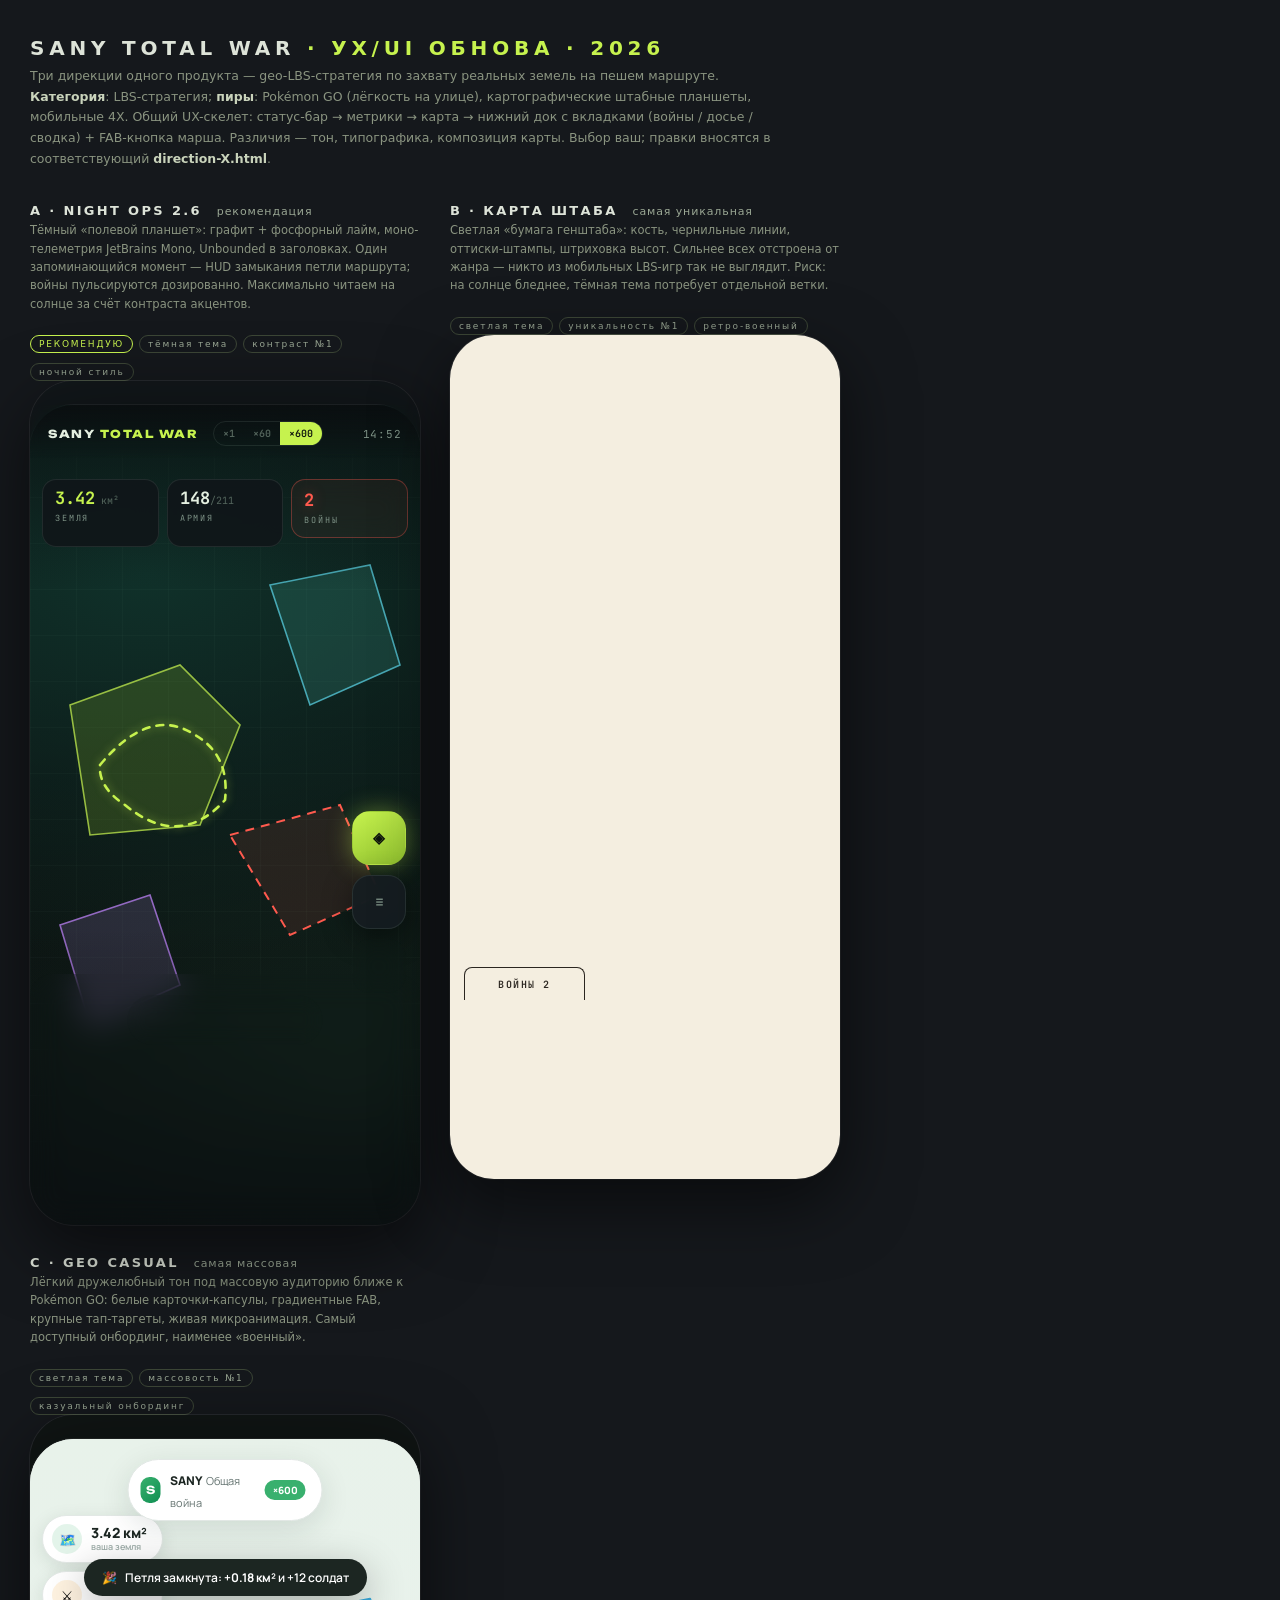
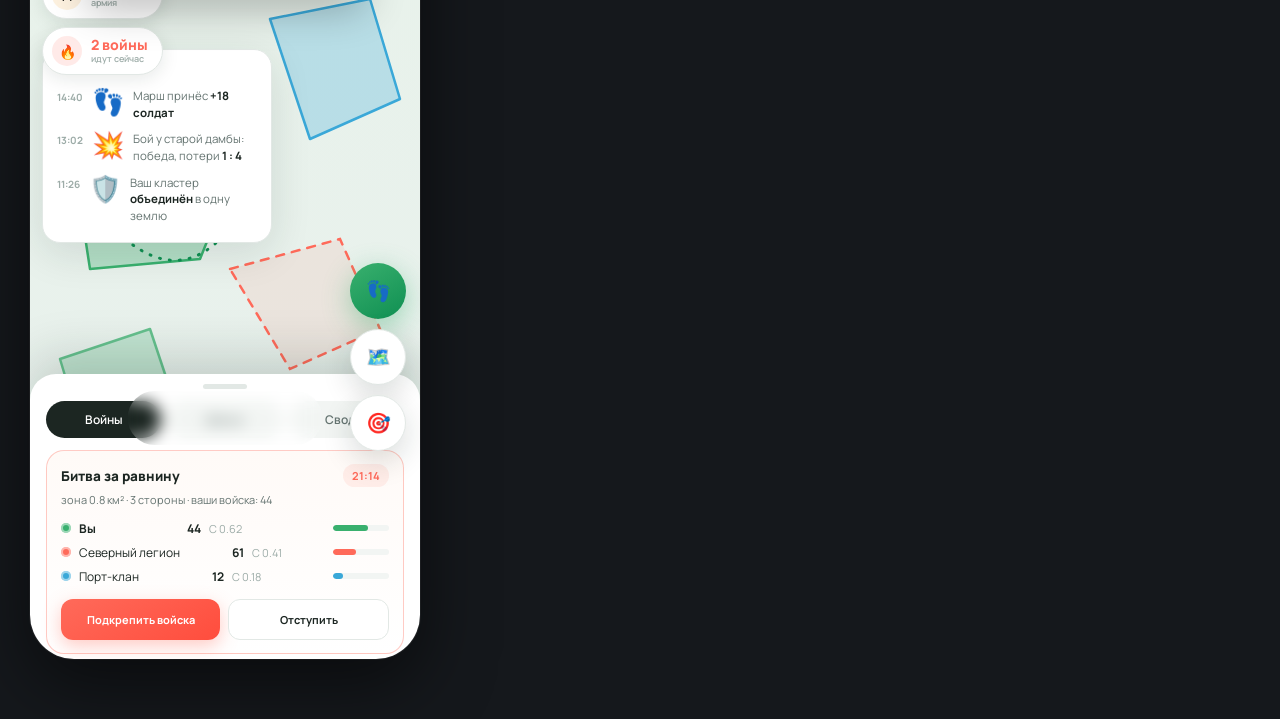
<file: design/index.html>
<!DOCTYPE html>
<html lang="ru">
<head>
<meta charset="utf-8">
<meta name="viewport" content="width=device-width, initial-scale=1">
<title>SANY TOTAL WAR — сравнение дизайн-дирекций</title>
<style>
*{margin:0;padding:0;box-sizing:border-box}
body{font-family:"Segoe UI",system-ui,sans-serif;background:#15181c;color:#dde3d8;min-height:100vh;padding:36px 30px 60px}
h1{font-size:20px;letter-spacing:.24em;font-weight:800;margin-bottom:6px}
h1 span{color:#c6f24e}
.sub{font-size:12.5px;color:#8a9480;max-width:760px;line-height:1.65;margin-bottom:34px}
.sub b{color:#c9d3bb}
.grid{display:flex;flex-wrap:wrap;gap:30px;align-items:flex-start}
.dir{width:390px}
.dir h2{font-size:13px;letter-spacing:.18em;margin:0 0 3px}
.dir h2 span{color:#9aa794;font-weight:400;font-size:11px;letter-spacing:.08em;margin-left:8px}
.dir p{font-size:11.5px;color:#8a9480;line-height:1.6;margin-bottom:12px}
.frame{width:390px;height:844px;border-radius:44px;overflow:hidden;box-shadow:0 24px 70px rgba(0,0,0,.55),0 0 0 1px rgba(255,255,255,.08);border:none;position:relative;display:block}
.tag{display:inline-block;font-size:9px;letter-spacing:.2em;border:1px solid #3c4636;color:#9aa794;padding:3px 8px;border-radius:99px;margin:10px 6px 0 0}
.tag.rec{border-color:#c6f24e;color:#c6f24e}
</style>
</head>
<body>
<h1>SANY TOTAL WAR <span>· УХ/UI ОБНОВА · 2026</span></h1>
<p class="sub">Три дирекции одного продукта — geo-LBS-стратегия по захвату реальных земель на пешем маршруте. <b>Категория</b>: LBS-стратегия; <b>пиры</b>: Pokémon GO (лёгкость на улице), картографические штабные планшеты, мобильные 4X. Общий UX-скелет: статус-бар → метрики → карта → нижний док с вкладками (войны / досье / сводка) + FAB-кнопка марша. Различия — тон, типографика, композиция карты. Выбор ваш; правки вносятся в соответствующий <b>direction-X.html</b>.</p>

<div class="grid">
  <div class="dir">
    <h2>A · NIGHT OPS 2.6 <span>рекомендация</span></h2>
    <p>Тёмный «полевой планшет»: графит + фосфорный лайм, моно-телеметрия JetBrains Mono, Unbounded в заголовках. Один запоминающийся момент — HUD замыкания петли маршрута; войны пульсируются дозированно. Максимально читаем на солнце за счёт контраста акцентов.</p>
    <span class="tag rec">РЕКОМЕНДУЮ</span><span class="tag">тёмная тема</span><span class="tag">контраст №1</span><span class="tag">ночной стиль</span>
    <iframe class="frame" src="direction-a.html"></iframe>
  </div>

  <div class="dir">
    <h2>B · КАРТА ШТАБА <span>самая уникальная</span></h2>
    <p>Светлая «бумага генштаба»: кость, чернильные линии, оттиски-штампы, штриховка высот. Сильнее всех отстроена от жанра — никто из мобильных LBS-игр так не выглядит. Риск: на солнце бледнее, тёмная тема потребует отдельной ветки.</p>
    <span class="tag">светлая тема</span><span class="tag">уникальность №1</span><span class="tag">ретро-военный</span>
    <iframe class="frame" src="direction-b.html"></iframe>
  </div>

  <div class="dir">
    <h2>C · GEO CASUAL <span>самая массовая</span></h2>
    <p>Лёгкий дружелюбный тон под массовую аудиторию ближе к Pokémon GO: белые карточки-капсулы, градиентные FAB, крупные тап-таргеты, живая микроанимация. Самый доступный онбординг, наименее «военный».</p>
    <span class="tag">светлая тема</span><span class="tag">массовость №1</span><span class="tag">казуальный онбординг</span>
    <iframe class="frame" src="direction-c.html"></iframe>
  </div>
</div>
</body>
</html>
</file>
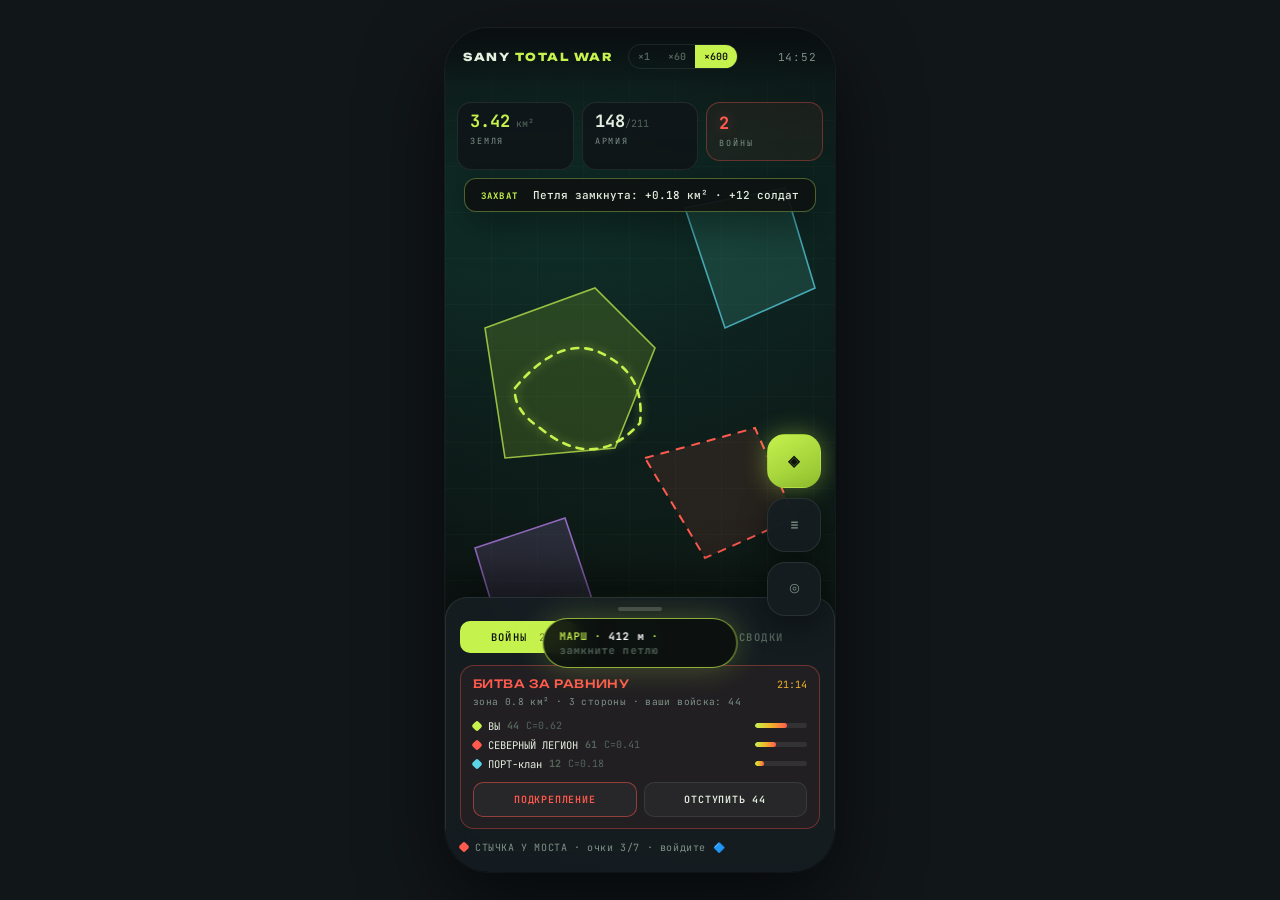
<file: design/direction-a.html>
<!DOCTYPE html>
<html lang="ru">
<head>
<meta charset="utf-8">
<meta name="viewport" content="width=device-width, initial-scale=1">
<title>Направление A — NIGHT OPS 2.6</title>
<link rel="preconnect" href="https://fonts.googleapis.com">
<link rel="preconnect" href="https://fonts.gstatic.com" crossorigin>
<link href="https://fonts.googleapis.com/css2?family=Unbounded:wght@500;800&family=JetBrains+Mono:wght@400;600;700&display=swap" rel="stylesheet">
<style>
:root{
  --bg:#0a0e10; --surface:rgba(16,22,25,.92); --surface-2:rgba(22,29,33,.94);
  --line:rgba(220,255,230,.09); --line-lit:rgba(198,242,110,.35);
  --ink:#e4efe0; --ink-dim:#7e9286; --ink-faint:#54655c;
  --phos:#c6f24e; --phos-deep:#8fbf2e; --war:#ff5a4e; --warm:#f0b429; --ok:#5fc98d; --ice:#5bd4e6;
}
*{margin:0;padding:0;box-sizing:border-box;-webkit-tap-highlight-color:transparent}
body{background:#111619;display:flex;align-items:center;justify-content:center;min-height:100vh;font-family:"JetBrains Mono",ui-monospace,monospace;padding:24px}
/* телефон */
.phone{width:390px;height:844px;border-radius:44px;overflow:hidden;position:relative;background:var(--bg);box-shadow:0 30px 80px rgba(0,0,0,.6),0 0 0 1px rgba(255,255,255,.06);flex:none}
/* ---------- карта ---------- */
.map{position:absolute;inset:0;background:
  radial-gradient(1200px 700px at 30% 20%, #10312a 0%, transparent 55%),
  radial-gradient(900px 600px at 80% 80%, #12241c 0%, transparent 60%),
  linear-gradient(160deg,#0b1210,#0a0e10)}
.map svg{position:absolute;inset:0;width:100%;height:100%}
.map-fade{position:absolute;inset:0;background:linear-gradient(180deg,rgba(10,14,16,.55) 0%,transparent 22%,transparent 62%,rgba(10,14,16,.88) 100%);pointer-events:none}
/* ---------- статус-бар ---------- */
.status{position:absolute;top:0;left:0;right:0;display:flex;align-items:center;gap:14px;padding:16px 18px 12px;z-index:10;background:linear-gradient(180deg,rgba(10,14,16,.92),rgba(10,14,16,0));backdrop-filter:blur(6px)}
.brand{font-family:Unbounded;font-weight:800;font-size:11px;letter-spacing:.14em;color:var(--ink)}
.brand em{font-style:normal;color:var(--phos)}
.clock{margin-left:auto;font-size:11px;color:var(--ink-dim);letter-spacing:.08em}
.spd{display:flex;border:1px solid var(--line);border-radius:99px;overflow:hidden}
.spd button{border:none;background:transparent;color:var(--ink-faint);font:600 10px "JetBrains Mono";padding:5px 9px;cursor:pointer}
.spd button.on{background:var(--phos);color:#0c120c}
/* ---------- метрики ---------- */
.metrics{position:absolute;top:74px;left:12px;right:12px;display:flex;gap:8px;z-index:9}
.metric{flex:1;background:var(--surface);border:1px solid var(--line);border-radius:14px;padding:9px 12px;backdrop-filter:blur(12px)}
.metric .v{font-size:17px;font-weight:700;color:var(--ink);line-height:1.1}
.metric .v small{font-size:10px;color:var(--ink-faint);font-weight:400}
.metric .k{font-size:8.5px;letter-spacing:.22em;color:var(--ink-dim);margin-top:4px}
.metric.war .v{color:var(--war);text-shadow:0 0 14px rgba(255,90,78,.4)}
.metric.land .v{color:var(--phos)}
/* ---------- нижний док ---------- */
.fab-col{position:absolute;right:14px;bottom:calc(64px + var(--sheet-h,178px) + 14px);display:flex;flex-direction:column;gap:10px;z-index:12;transition:bottom .3s cubic-bezier(.2,.9,.25,1.2)}
.fab{width:54px;height:54px;border-radius:18px;background:var(--surface-2);border:1px solid var(--line);color:var(--ink-dim);display:flex;align-items:center;justify-content:center;font:700 15px "JetBrains Mono";backdrop-filter:blur(12px);cursor:pointer;box-shadow:0 8px 30px rgba(0,0,0,.45);transition:.2s}
.fab.march{background:linear-gradient(150deg,var(--phos),var(--phos-deep));color:#0c120c;border-color:transparent;box-shadow:0 0 24px rgba(198,242,78,.4)}
.sheet{position:absolute;left:0;right:0;bottom:0;z-index:11;--sheet-h:178px;background:var(--surface-2);border:1px solid var(--line);border-bottom:none;border-radius:22px 22px 0 0;backdrop-filter:blur(16px);box-shadow:0 -18px 50px rgba(0,0,0,.5)}
.grab{width:44px;height:4px;border-radius:99px;background:rgba(255,255,255,.18);margin:9px auto 0}
.tabs{display:flex;gap:4px;padding:10px 14px 0}
.tab{flex:1;border:none;background:transparent;color:var(--ink-faint);font:600 10.5px "JetBrains Mono";letter-spacing:.14em;padding:9px 0;border-radius:10px;cursor:pointer}
.tab.on{color:#0c120c;background:var(--phos)}
.tab .n{opacity:.55;font-weight:400;margin-left:4px}
.sheet-body{padding:12px 14px 16px;max-height:52vh;overflow:auto}
/* война-карточка */
.war{border:1px solid rgba(255,90,78,.35);background:rgba(255,90,78,.06);border-radius:14px;padding:11px 12px;margin-bottom:9px}
.war-h{display:flex;align-items:baseline;gap:8px}
.war-h .nm{font-family:Unbounded;font-weight:500;font-size:11.5px;color:var(--war);letter-spacing:.04em}
.war-h .tm{margin-left:auto;font-size:10px;color:var(--warm)}
.war-sub{font-size:9.5px;color:var(--ink-dim);margin:4px 0 8px;letter-spacing:.04em}
.row{display:flex;align-items:center;gap:7px;font-size:10.5px;padding:2.5px 0;color:var(--ink)}
.dot{width:8px;height:8px;border-radius:2px;transform:rotate(45deg);flex:none}
.cbar{margin-left:auto;width:52px;height:5px;border-radius:99px;background:rgba(255,255,255,.08);overflow:hidden}
.cbar>i{display:block;height:100%;border-radius:99px;background:linear-gradient(90deg,var(--phos),var(--warm),var(--war))}
.cv{font-size:10px;color:var(--ink-faint)}
.war-actions{display:flex;gap:7px;margin-top:9px}
.wbtn{flex:1;border:1px solid var(--line);background:rgba(255,255,255,.03);border-radius:10px;padding:10px 6px;color:var(--ink);font:600 10px "JetBrains Mono";letter-spacing:.08em;cursor:pointer}
.wbtn.hot{border-color:rgba(255,90,78,.5);color:var(--war)}
/* маршрут-HUD */
.mhud{position:absolute;left:50%;transform:translateX(-50%);bottom:calc(var(--sheet-h,178px) + 26px);z-index:12;background:rgba(12,17,14,.9);border:1px solid rgba(198,242,78,.7);color:var(--phos);font:600 10.5px "JetBrains Mono";letter-spacing:.1em;padding:10px 16px;border-radius:99px;backdrop-filter:blur(10px);box-shadow:0 0 30px rgba(198,242,78,.25)}
.mhud b{color:#fff;font-weight:700}
.mhud span{color:var(--ink-faint)}
/* тост */
.toasts{position:absolute;top:150px;left:0;right:0;display:flex;justify-content:center;z-index:20;pointer-events:none}
.toast{background:rgba(14,19,17,.94);border:1px solid var(--line-lit);border-radius:12px;padding:9px 16px;font:500 11px "JetBrains Mono";color:var(--ink);box-shadow:0 10px 40px rgba(0,0,0,.5)}
.toast b{color:var(--phos);font-weight:700;letter-spacing:.14em;font-size:9px;margin-right:8px}
.badge{display:inline-block;font-size:8px;letter-spacing:.2em;color:#0c120c;background:var(--phos);border-radius:4px;padding:2px 6px;font-weight:700}
/* маршруты на svg карте */
.route{fill:none;stroke:var(--phos);stroke-width:2.6;stroke-dasharray:7 7;stroke-linecap:round;animation:dash 1.2s linear infinite;filter:drop-shadow(0 0 4px rgba(198,242,78,.6))}
.routefill{fill:none;stroke:var(--phos);stroke-width:1;opacity:.25}
@keyframes dash{to{stroke-dashoffset:-28}}
.wz{fill:rgba(255,90,78,.1);stroke:var(--war);stroke-width:2;stroke-dasharray:9 7;animation:dash 1.4s linear infinite}
.terr{stroke-width:1.6;opacity:.75}
.terr:hover{opacity:1}
</style>
</head>
<body>
<div class="phone">
  <!-- карта -->
  <div class="map">
    <svg viewBox="0 0 390 844" preserveAspectRatio="xMidYMid slice">
      <defs>
        <pattern id="grid" width="46" height="46" patternUnits="userSpaceOnUse">
          <path d="M46 0H0V46" fill="none" stroke="rgba(180,255,220,.045)" stroke-width="1"/>
        </pattern>
      </defs>
      <rect width="390" height="844" fill="url(#grid)"/>
      <path class="terr" fill="#8fbf2e" fill-opacity=".28" stroke="#c6f24e" d="M40 300 L150 260 L210 320 L170 420 L60 430 Z"/>
      <path class="terr" fill="#3f9e8e" fill-opacity=".3" stroke="#5bd4e6" d="M240 180 L340 160 L370 260 L280 300 Z"/>
      <path class="terr" fill="#8a6db0" fill-opacity=".3" stroke="#c084fc" d="M30 520 L120 490 L150 580 L60 620 Z"/>
      <path class="wz" d="M200 430 L310 400 L350 490 L260 530 Z"/>
      <path class="route" d="M70 360 Q120 300 165 330 Q200 350 195 395 Q150 445 95 400 Q68 382 70 360 Z"/>
    </svg>
    <div class="map-fade"></div>
  </div>

  <!-- статус -->
  <div class="status">
    <div class="brand">SANY <em>TOTAL WAR</em></div>
    <div class="spd"><button>×1</button><button>×60</button><button class="on">×600</button></div>
    <div class="clock">14:52</div>
  </div>

  <!-- метрики -->
  <div class="metrics">
    <div class="metric land"><div class="v">3.42<small> км²</small></div><div class="k">ЗЕМЛЯ</div></div>
    <div class="metric"><div class="v">148<small>/211</small></div><div class="k">АРМИЯ</div></div>
    <div class="metric war"><div class="v">2</div><div class="k">ВОЙНЫ</div></div>
  </div>

  <!-- тост -->
  <div class="toasts"><div class="toast"><b>ЗАХВАТ</b> Петля замкнута: +0.18 км² · +12 солдат</div></div>

  <!-- марш HUD -->
  <div class="mhud">МАРШ · <b>412 м</b> · <span>замкните петлю</span></div>

  <!-- FAB -->
  <div class="fab-col">
    <button class="fab march" title="Марш">◈</button>
    <button class="fab" title="Слои">≡</button>
    <button class="fab" title="Центр">◎</button>
  </div>

  <!-- док -->
  <div class="sheet">
    <div class="grab"></div>
    <div class="tabs">
      <button class="tab on">ВОЙНЫ <span class="n">2</span></button>
      <button class="tab">ДОСЬЕ</button>
      <button class="tab">СВОДКИ</button>
    </div>
    <div class="sheet-body">
      <div class="war">
        <div class="war-h"><span class="nm">БИТВА ЗА РАВНИНУ</span><span class="tm">21:14</span></div>
        <div class="war-sub">зона 0.8 км² · 3 стороны · ваши войска: 44</div>
        <div class="row"><span class="dot" style="background:#c6f24e"></span>ВЫ<b class="cv">44</b><span class="cv">C=0.62</span><span class="cbar"><i style="width:62%"></i></span></div>
        <div class="row"><span class="dot" style="background:#ff5a4e"></span>СЕВЕРНЫЙ ЛЕГИОН<b class="cv">61</b><span class="cv">C=0.41</span><span class="cbar"><i style="width:41%"></i></span></div>
        <div class="row"><span class="dot" style="background:#5bd4e6"></span>ПОРТ-клан<b class="cv">12</b><span class="cv">C=0.18</span><span class="cbar"><i style="width:18%"></i></span></div>
        <div class="war-actions">
          <button class="wbtn hot">ПОДКРЕПЛЕНИЕ</button>
          <button class="wbtn">ОТСТУПИТЬ 44</button>
        </div>
      </div>
      <div class="row" style="color:var(--ink-dim);font-size:10px;letter-spacing:.06em"><span class="dot" style="background:#ff5a4e"></span>СТЫЧКА У МОСТА · очки 3/7 · войдите 🔷</div>
    </div>
  </div>
</div>
</body>
</html>
</file>
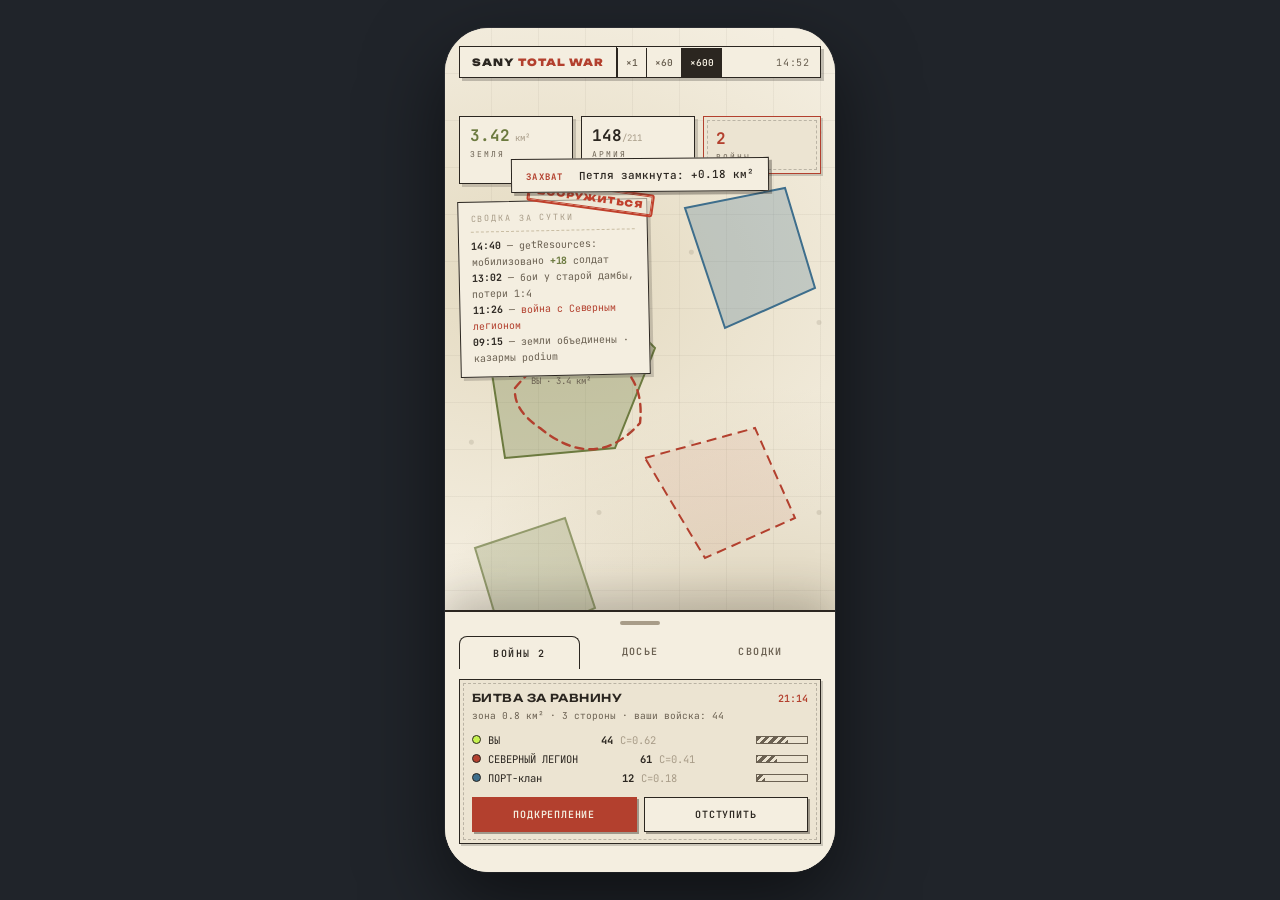
<file: design/direction-b.html>
<!DOCTYPE html>
<html lang="ru">
<head>
<meta charset="utf-8">
<meta name="viewport" content="width=device-width, initial-scale=1">
<title>Направление B — КАРТА ШТАБА</title>
<link rel="preconnect" href="https://fonts.googleapis.com">
<link rel="preconnect" href="https://fonts.gstatic.com" crossorigin>
<link href="https://fonts.googleapis.com/css2?family=Unbounded:wght@600;900&family=JetBrains+Mono:wght@400;600&display=swap" rel="stylesheet">
<style>
:root{
  --paper:#ece4d2; --paper-2:#f4eee0; --ink:#2b2620; --ink-2:#6b6152; --ink-3:#a89c88;
  --red:#b3402e; --olive:#6c7a3f; --blue:#3e6e8c;
  --line:#c9bda3; --stamp:#c0402c;
}
*{margin:0;padding:0;box-sizing:border-box;-webkit-tap-highlight-color:transparent}
body{background:#20242a;display:flex;align-items:center;justify-content:center;min-height:100vh;font-family:"JetBrains Mono",monospace;padding:24px}
.phone{width:390px;height:844px;border-radius:44px;overflow:hidden;position:relative;background:var(--paper);box-shadow:0 30px 80px rgba(0,0,0,.55),0 0 0 1px rgba(255,255,255,.08);flex:none}
/* карта: светлая топографическая */
.map{position:absolute;inset:0;background:
  repeating-linear-gradient(0deg,transparent 0 46px,rgba(107,97,82,.07) 46px 47px),
  repeating-linear-gradient(90deg,transparent 0 46px,rgba(107,97,82,.07) 46px 47px),
  radial-gradient(700px 500px at 25% 30%, #e3d9bf 0%, transparent 60%),
  radial-gradient(600px 500px at 80% 75%, #ddd3ba 0%, transparent 55%),
  var(--paper-2)}
.map svg{position:absolute;inset:0;width:100%;height:100%}
.hachure{position:absolute;inset:0;pointer-events:none;background:
  radial-gradient(circle at 12% 18%, rgba(120,110,90,.18) 2px, transparent 3px),
  radial-gradient(circle at 84% 12%, rgba(120,110,90,.18) 2px, transparent 3px),
  radial-gradient(circle at 70% 55%, rgba(120,110,90,.18) 2px, transparent 3px);
  background-size:220px 190px}
/* шапка: штамп-лаштунг */
.head{position:absolute;top:18px;left:14px;right:14px;display:flex;align-items:center;background:var(--paper-2);border:1.5px solid var(--ink);box-shadow:3px 3px 0 rgba(43,38,32,.25);z-index:10}
.head .title{font-family:Unbounded;font-weight:900;font-size:10px;letter-spacing:.1em;color:var(--ink);padding:9px 12px;border-right:1.5px solid var(--ink)}
.head .title em{font-style:normal;color:var(--red)}
.clock{margin-left:auto;padding:0 10px;font-size:10px;color:var(--ink-2);letter-spacing:.08em}
.spd{display:flex;height:100%}
.spd button{border:none;border-left:1.5px solid var(--ink);background:transparent;color:var(--ink-2);font:600 9.5px "JetBrains Mono";padding:8px 8px;cursor:pointer}
.spd button.on{background:var(--ink);color:var(--paper-2)}
/* метрики как штамп-бланки */
.metrics{position:absolute;top:88px;left:14px;right:14px;display:flex;gap:8px;z-index:9}
.metric{flex:1;background:var(--paper-2);border:1.5px solid var(--ink);box-shadow:3px 3px 0 rgba(43,38,32,.2);padding:8px 10px}
.metric .v{font-size:16px;font-weight:700;color:var(--ink)}
.metric .v small{font-size:9px;color:var(--ink-3);font-weight:400}
.metric .k{font-size:8px;letter-spacing:.24em;color:var(--ink-2);margin-top:3px}
.metric.war{border-color:var(--red)}
.metric.war .v{color:var(--red)}
.metric.land .v{color:var(--olive)}
/* тушь-военная сводка */
.report{position:absolute;top:172px;left:14px;width:190px;z-index:8;background:var(--paper-2);border:1.5px solid var(--ink);box-shadow:3px 3px 0 rgba(43,38,32,.2);font-size:10px;line-height:1.6;color:var(--ink-2);padding:10px 12px;transform:rotate(-1.2deg)}
.report .rt{font-size:8.5px;letter-spacing:.22em;color:var(--ink-3);border-bottom:1px dashed var(--line);padding-bottom:5px;margin-bottom:6px}
.report b{color:var(--ink)}
.report .stamp{position:absolute;right:-8px;top:-14px;transform:rotate(9deg);border:2.5px solid var(--stamp);color:var(--stamp);font:900 9px Unbounded;letter-spacing:.1em;padding:4px 8px;background:rgba(236,228,210,.6);border-radius:3px;box-shadow:0 0 0 1px var(--stamp) inset}
/* нижний док */
.sheet{position:absolute;left:0;right:0;bottom:0;z-index:11;background:var(--paper-2);border-top:2.5px solid var(--ink);border-radius:0;box-shadow:0 -14px 40px rgba(43,38,32,.25)}
.grab{width:40px;height:4px;border-radius:2px;background:var(--ink-3);margin:9px auto 0}
.tabs{display:flex;gap:0;padding:10px 14px 0}
.tab{flex:1;border:1.5px solid transparent;border-bottom:none;background:transparent;color:var(--ink-2);font:600 10px "JetBrains Mono";letter-spacing:.14em;padding:9px 0;cursor:pointer;position:relative}
.tab.on{border-color:var(--ink);border-radius:8px 8px 0 0;background:var(--paper-2);color:var(--ink);position:relative;top:1px;z-index:2;margin-bottom:-1px}
.sheet-body{padding:12px 14px 18px;max-height:52vh;overflow:auto}
.war{border:1.5px solid var(--ink);background:var(--paper);padding:11px 12px;margin-bottom:10px;position:relative;box-shadow:2px 2px 0 rgba(43,38,32,.2)}
.war::before{content:"";position:absolute;inset:3px;border:1px dashed rgba(43,38,32,.25);pointer-events:none}
.war-h{display:flex;align-items:baseline;gap:8px}
.war-h .nm{font-family:Unbounded;font-weight:600;font-size:11px;color:var(--ink);letter-spacing:.04em}
.war-h .tm{margin-left:auto;font-size:10px;color:var(--red);font-weight:600}
.war-sub{font-size:9.5px;color:var(--ink-2);margin:4px 0 8px}
.row{display:flex;align-items:center;gap:7px;font-size:10.5px;padding:2.5px 0;color:var(--ink)}
.dot{width:9px;height:9px;border-radius:50%;border:1.5px solid var(--ink);flex:none}
.cbar{margin-left:auto;width:52px;height:8px;border:none;background:transparent;position:relative}
.cbar::before{content:"";position:absolute;inset:0;border:1px solid var(--ink-2)}
.cbar>i{display:block;height:100%;background:repeating-linear-gradient(-45deg,var(--ink-2) 0 3px,transparent 3px 6px)}
.war-actions{display:flex;gap:7px;margin-top:10px}
.wbtn{flex:1;border:1.5px solid var(--ink);background:var(--paper-2);box-shadow:2px 2px 0 rgba(43,38,32,.4);padding:10px 6px;color:var(--ink);font:600 10px "JetBrains Mono";letter-spacing:.08em;cursor:pointer}
.wbtn:active{transform:translate(1px,1px);box-shadow:1px 1px 0 rgba(43,38,32,.4)}
.wbtn.hot{background:var(--red);color:var(--paper-2);border-color:var(--red)}
/* карточка захвата */
.terr{animation:cap .5s ease both}
@keyframes cap{from{transform:scale(.92);opacity:0}to{transform:none;opacity:1}}
/* маршрут на карте */
.route{fill:none;stroke:var(--red);stroke-width:2.4;stroke-dasharray:8 6;animation:dash 1.1s linear infinite;stroke-linecap:round}
@keyframes dash{to{stroke-dashoffset:-28}}
.wz{fill:rgba(179,64,46,.08);stroke:var(--red);stroke-width:2;stroke-dasharray:10 6;animation:dash 1.3s linear infinite}
.terr-p{fill:#6c7a3f;fill-opacity:.3;stroke:var(--olive);stroke-width:2}
.terr-p2{fill:#3e6e8c;fill-opacity:.25;stroke:var(--blue);stroke-width:2}
.toasts{position:absolute;top:130px;left:0;right:0;display:flex;justify-content:center;z-index:20;pointer-events:none}
.toast{background:var(--paper-2);border:1.5px solid var(--ink);box-shadow:3px 3px 0 rgba(43,38,32,.35);padding:9px 14px;font:500 11px "JetBrains Mono";color:var(--ink);transform:rotate(-.5deg)}
.toast b{color:var(--red);font-weight:700;letter-spacing:.14em;font-size:9px;margin-right:8px}
</style>
</head>
<body>
<div class="phone">
  <div class="map">
    <svg viewBox="0 0 390 844" preserveAspectRatio="xMidYMid slice">
      <path class="terr-p" d="M40 300 L150 260 L210 320 L170 420 L60 430 Z"/>
      <path class="terr-p2" d="M240 180 L340 160 L370 260 L280 300 Z"/>
      <path class="terr-p" d="M30 520 L120 490 L150 580 L60 620 Z" opacity=".7"/>
      <path class="wz" d="M200 430 L310 400 L350 490 L260 530 Z"/>
      <path class="route" d="M70 360 Q120 300 165 330 Q200 350 195 395 Q150 445 95 400 Q68 382 70 360 Z"/>
      <text x="86" y="356" font-family="JetBrains Mono" font-size="9" fill="#6b6152">ВЫ · 3.4 км²</text>
    </svg>
    <div class="hachure"></div>
  </div>

  <div class="head">
    <div class="title">SANY <em>TOTAL WAR</em></div>
    <div class="spd"><button>×1</button><button>×60</button><button class="on">×600</button></div>
    <div class="clock">14:52</div>
  </div>

  <div class="metrics">
    <div class="metric land"><div class="v">3.42<small> км²</small></div><div class="k">ЗЕМЛЯ</div></div>
    <div class="metric"><div class="v">148<small>/211</small></div><div class="k">АРМИЯ</div></div>
    <div class="metric war"><div class="v">2</div><div class="k">ВОЙНЫ</div></div>
  </div>

  <div class="report">
    <div class="stamp" style="left:auto;right:-8px">ВООРУЖИТЬСЯ</div>
    <div class="rt">СВОДКА ЗА СУТКИ</div>
    <b>14:40</b> — getResources: мобилизовано <b style="color:var(--olive)">+18</b> солдат<br>
    <b>13:02</b> — бои у старой дамбы, потери 1:4<br>
    <b>11:26</b> — <em style="font-style:normal;color:var(--red)">война с Северным легионом</em><br>
    <b>09:15</b> — земли объединены · казармы podium
  </div>

  <div class="toasts"><div class="toast"><b>ЗАХВАТ</b> Петля замкнута: +0.18 км²</div></div>

  <div class="sheet">
    <div class="grab"></div>
    <div class="tabs">
      <button class="tab on">ВОЙНЫ 2</button>
      <button class="tab">ДОСЬЕ</button>
      <button class="tab">СВОДКИ</button>
    </div>
    <div class="sheet-body">
      <div class="war terr">
        <div class="war-h"><span class="nm">БИТВА ЗА РАВНИНУ</span><span class="tm">21:14</span></div>
        <div class="war-sub">зона 0.8 км² · 3 стороны · ваши войска: 44</div>
        <div class="row"><span class="dot" style="background:#c6f24e"></span>ВЫ<b style="margin-left:auto">44</b><span style="color:var(--ink-3)">C=0.62</span><span class="cbar"><i style="width:62%"></i></span></div>
        <div class="row"><span class="dot" style="background:#b3402e"></span>СЕВЕРНЫЙ ЛЕГИОН<b style="margin-left:auto">61</b><span style="color:var(--ink-3)">C=0.41</span><span class="cbar"><i style="width:41%"></i></span></div>
        <div class="row"><span class="dot" style="background:#3e6e8c"></span>ПОРТ-клан<b style="margin-left:auto">12</b><span style="color:var(--ink-3)">C=0.18</span><span class="cbar"><i style="width:18%"></i></span></div>
        <div class="war-actions">
          <button class="wbtn hot">ПОДКРЕПЛЕНИЕ</button>
          <button class="wbtn">ОТСТУПИТЬ</button>
        </div>
      </div>
    </div>
  </div>
</div>
</body>
</html>
</file>
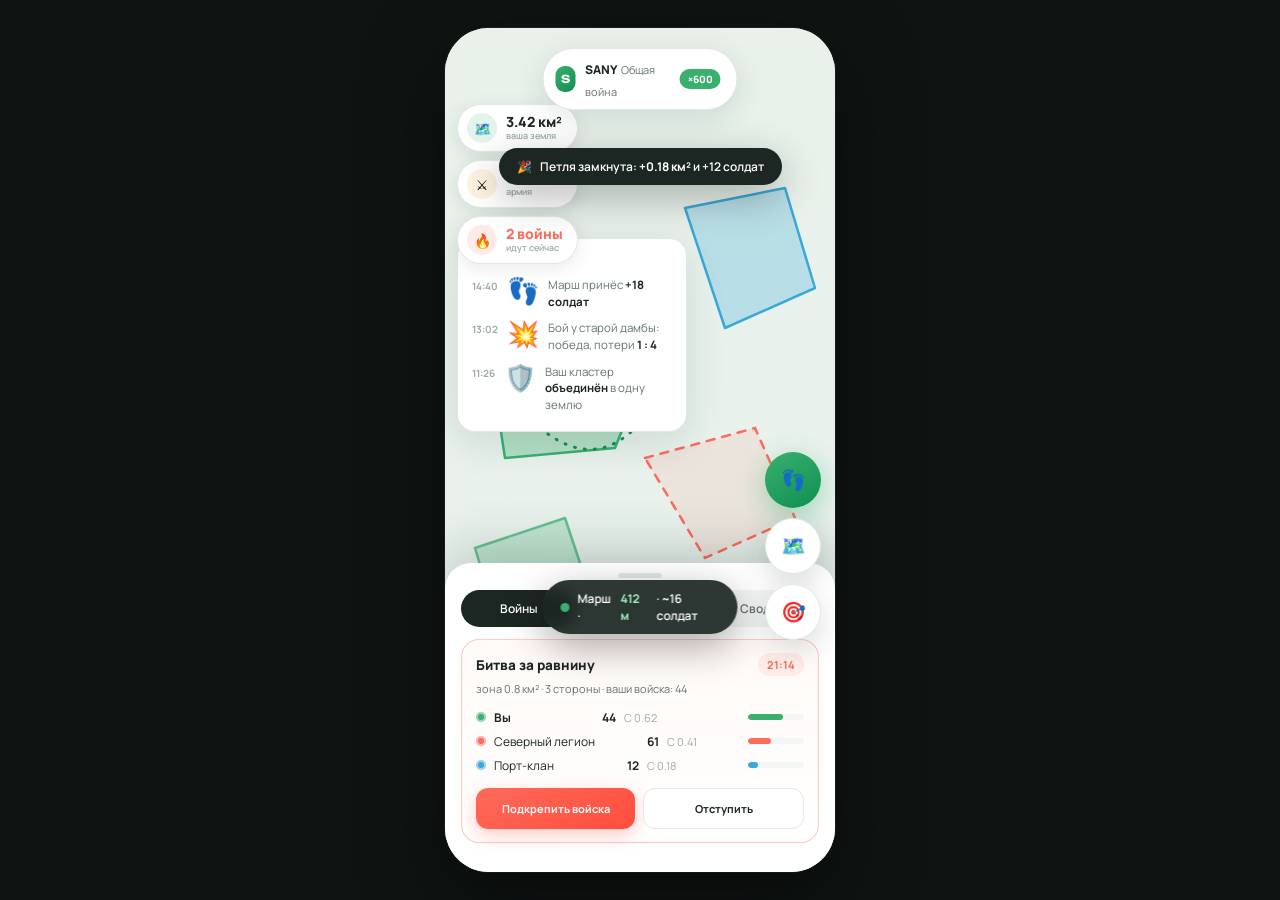
<file: design/direction-c.html>
<!DOCTYPE html>
<html lang="ru">
<head>
<meta charset="utf-8">
<meta name="viewport" content="width=device-width, initial-scale=1">
<title>Направление C — GEO CASUAL</title>
<link rel="preconnect" href="https://fonts.googleapis.com">
<link rel="preconnect" href="https://fonts.gstatic.com" crossorigin>
<link href="https://fonts.googleapis.com/css2?family=Unbounded:wght@500;700&family=Manrope:wght@400;600;800&display=swap" rel="stylesheet">
<style>
:root{
  --bg:#f2f5f3; --card:#ffffff; --ink:#1c2622; --ink-2:#657471; --ink-3:#9daca8;
  --grass:#39b06e; --grass-2:#0f8f52; --sky:#3aa8d8; --coral:#ff6a5a; --amber:#f5a623;
  --line:#e2e8e5;
}
*{margin:0;padding:0;box-sizing:border-box;-webkit-tap-highlight-color:transparent}
body{background:#0f1413;display:flex;align-items:center;justify-content:center;min-height:100vh;font-family:Manrope,system-ui,sans-serif;padding:24px}
.phone{width:390px;height:844px;border-radius:44px;overflow:hidden;position:relative;background:var(--bg);box-shadow:0 30px 80px rgba(0,0,0,.5),0 0 0 1px rgba(255,255,255,.07);flex:none}
/* светлая карта */
.map{position:absolute;inset:0;background:linear-gradient(170deg,#e8f2ea 0%,#e9f1ee 100%)}
.map svg{position:absolute;inset:0;width:100%;height:100%}
.chip{position:absolute;top:20px;left:50%;transform:translateX(-50%);z-index:10;display:flex;align-items:center;gap:10px;background:var(--card);border:1px solid var(--line);border-radius:99px;padding:8px 16px 8px 12px;box-shadow:0 8px 30px rgba(16,38,30,.12)}
.chip .logo{width:26px;height:26px;border-radius:9px;background:linear-gradient(135deg,var(--grass),var(--grass-2));display:flex;align-items:center;justify-content:center;color:#fff;font:700 11px Unbounded}
.chip b{font-size:12px;font-weight:800;color:var(--ink)}
.chip span{font-size:11px;color:var(--ink-2)}
.chip .x6{margin-left:6px;background:var(--grass);color:#fff;border-radius:99px;font-size:10px;font-weight:800;padding:3px 8px}
/* плавающие счётчики слева */
.stats{position:absolute;left:12px;top:76px;display:flex;flex-direction:column;gap:8px;z-index:9}
.stat{display:flex;align-items:center;gap:9px;background:var(--card);border:1px solid var(--line);border-radius:99px;padding:8px 14px 8px 9px;box-shadow:0 4px 18px rgba(16,38,30,.1)}
.stat .i{width:30px;height:30px;border-radius:99px;display:flex;align-items:center;justify-content:center;font-size:14px}
.stat .v{font-weight:800;font-size:14px;color:var(--ink);line-height:1}
.stat .k{font-size:9px;color:var(--ink-3);font-weight:600}
/* дружелюбная сводка */
.news{position:absolute;left:12px;top:210px;z-index:8;width:230px;background:var(--card);border:1px solid var(--line);border-radius:18px;padding:12px 14px;box-shadow:0 10px 40px rgba(16,38,30,.12)}
.news .nt{font-size:10px;font-weight:800;letter-spacing:.12em;color:var(--ink-3);margin-bottom:7px;display:flex;align-items:center;gap:6px}
.news .nt::before{content:"";width:18px;height:2px;border-radius:2px;background:var(--grass)}
.news-item{display:flex;gap:9px;font-size:11.5px;color:var(--ink-2);line-height:1.45;padding:5px 0}
.news-item:first-of-type{padding-top:0}
.news-item b{color:var(--ink);font-weight:700}
.news-item .t{font-weight:700;color:var(--ink-3);font-size:10px;flex:none;padding-top:2px}
.nl{font-size:26px;line-height:1}
/* FAB справа */
.fab-col{position:absolute;right:14px;bottom:calc(var(--sh,214px) + 18px);display:flex;flex-direction:column;gap:10px;z-index:12;transition:bottom .3s cubic-bezier(.2,.9,.25,1.2)}
.fab{width:56px;height:56px;border-radius:99px;background:var(--card);border:1px solid var(--line);box-shadow:0 10px 30px rgba(16,38,30,.16);display:flex;align-items:center;justify-content:center;font-size:20px;cursor:pointer;transition:.18s}
.fab.march{background:linear-gradient(150deg,var(--grass),var(--grass-2));color:#fff;border:none;box-shadow:0 8px 28px rgba(57,176,110,.45)}
.fab:active{transform:scale(.93)}
/* марш-плашка */
.mhud{position:absolute;left:50%;transform:translateX(-50%);bottom:calc(var(--sh,214px) + 24px);z-index:12;display:flex;align-items:center;gap:8px;background:rgba(28,38,34,.92);color:#fff;border-radius:99px;padding:10px 18px;font:600 12px Manrope;box-shadow:0 12px 40px rgba(0,0,0,.35);backdrop-filter:blur(8px)}
.mhud .dot{width:9px;height:9px;border-radius:99px;background:var(--grass);box-shadow:0 0 0 0 rgba(57,176,110,.5);animation:pp 1.4s infinite}
@keyframes pp{70%{box-shadow:0 0 0 10px rgba(57,176,110,0)}100%{box-shadow:0 0 0 0 rgba(57,176,110,0)}}
.mhud b{color:#9ff0c1}
/* док */
.sheet{position:absolute;left:0;right:0;bottom:0;z-index:11;--sh:214px;background:var(--card);border-radius:26px 26px 0 0;box-shadow:0 -16px 50px rgba(16,38,30,.18)}
.grab{width:44px;height:5px;border-radius:99px;background:var(--line);margin:10px auto 0}
.tabs{display:flex;gap:6px;padding:12px 16px 0}
.tab{flex:1;border:none;background:var(--bg);color:var(--ink-2);font:600 12px Manrope;padding:10px 0;border-radius:99px;cursor:pointer}
.tab.on{background:var(--ink);color:#fff}
.sheet-body{padding:12px 16px 20px;max-height:52vh;overflow:auto}
.war{border:1px solid var(--line);border-radius:18px;padding:13px 14px;margin-bottom:9px;background:linear-gradient(180deg,#fffaf7,#fff)}
.war.mine{border-color:rgba(255,106,90,.35)}
.war-h{display:flex;align-items:center;gap:8px}
.war-h .nm{font-weight:800;font-size:13.5px;color:var(--ink)}
.war-h .tm{margin-left:auto;font-size:11px;font-weight:700;color:var(--coral);background:rgba(255,106,90,.1);border-radius:99px;padding:4px 9px}
.war-sub{font-size:11px;color:var(--ink-2);margin:5px 0 9px}
.row{display:flex;align-items:center;gap:8px;font-size:12px;padding:3.5px 0;color:var(--ink)}
.dot{width:10px;height:10px;border-radius:99px;flex:none;box-shadow:inset 0 0 0 2px rgba(255,255,255,.5)}
.cbar{margin-left:auto;width:56px;height:6px;border-radius:99px;background:var(--bg);overflow:hidden}
.cbar>i{display:block;height:100%;border-radius:99px}
.war-actions{display:flex;gap:8px;margin-top:11px}
.wbtn{flex:1;border:1px solid var(--line);background:var(--card);border-radius:12px;padding:12px 6px;color:var(--ink);font:700 11px Manrope;cursor:pointer}
.wbtn.hot{background:linear-gradient(150deg,var(--coral),#ff4d3d);color:#fff;border:none;box-shadow:0 6px 18px rgba(255,106,90,.35)}
.progress-ring{width:38px;height:38px;flex:none}
/* маршрут */
.route{fill:none;stroke:var(--grass-2);stroke-width:3;stroke-dasharray:1 9;stroke-linecap:round;animation:dash 1s linear infinite}
@keyframes dash{to{stroke-dashoffset:-20}}
.wz{fill:rgba(255,106,90,.1);stroke:var(--coral);stroke-width:2.5;stroke-dasharray:8 8;animation:dash 1.4s linear infinite;stroke-linecap:round}
.terr-p{fill:#39b06e;fill-opacity:.3;stroke:var(--grass);stroke-width:2.5;stroke-linejoin:round}
.terr-p2{fill:#3aa8d8;fill-opacity:.28;stroke:var(--sky);stroke-width:2.5;stroke-linejoin:round}
.toasts{position:absolute;top:120px;left:0;right:0;display:flex;justify-content:center;z-index:20;pointer-events:none}
.toast{display:flex;align-items:center;gap:8px;background:var(--ink);color:#fff;border-radius:99px;padding:10px 18px;font:600 12px Manrope;box-shadow:0 12px 40px rgba(0,0,0,.3)}
</style>
</head>
<body>
<div class="phone">
  <div class="map">
    <svg viewBox="0 0 390 844" preserveAspectRatio="xMidYMid slice">
      <path class="terr-p" d="M40 300 L150 260 L210 320 L170 420 L60 430 Z"/>
      <path class="terr-p2" d="M240 180 L340 160 L370 260 L280 300 Z"/>
      <path class="terr-p" d="M30 520 L120 490 L150 580 L60 620 Z" opacity=".75"/>
      <path class="wz" d="M200 430 L310 400 L350 490 L260 530 Z"/>
      <path class="route" d="M70 360 Q120 300 165 330 Q200 350 195 395 Q150 445 95 400 Q68 382 70 360 Z"/>
    </svg>
  </div>

  <div class="chip">
    <div class="logo">S</div>
    <div><b>SANY</b> <span>Общая война</span></div>
    <span class="x6">×600</span>
  </div>

  <div class="stats">
    <div class="stat"><div class="i" style="background:rgba(57,176,110,.14)">🗺️</div><div><div class="v">3.42 км²</div><div class="k">ваша земля</div></div></div>
    <div class="stat"><div class="i" style="background:rgba(245,166,35,.14)">⚔️</div><div><div class="v">148 / 211</div><div class="k">армия</div></div></div>
    <div class="stat"><div class="i" style="background:rgba(255,106,90,.14)">🔥</div><div><div class="v" style="color:var(--coral)">2 войны</div><div class="k">идут сейчас</div></div></div>
  </div>

  <div class="news">
    <div class="nt">СВОДКА</div>
    <div class="news-item"><span class="t">14:40</span><span class="nl">👣</span><span>Марш принёс <b>+18 солдат</b></span></div>
    <div class="news-item"><span class="t">13:02</span><span class="nl">💥</span><span>Бой у старой дамбы: победа, потери <b>1 : 4</b></span></div>
    <div class="news-item"><span class="t">11:26</span><span class="nl">🛡️</span><span>Ваш кластер <b>объединён</b> в одну землю</span></div>
  </div>

  <div class="toasts"><div class="toast">🎉 <span>Петля замкнута: <b>+0.18 км²</b> и +12 солдат</span></div></div>

  <div class="mhud"><span class="dot"></span>Марш · <b>412 м</b> · ~16 солдат</div>

  <div class="fab-col">
    <button class="fab march" title="Марш">👣</button>
    <button class="fab" title="Слои">🗺️</button>
    <button class="fab" title="Центр">🎯</button>
  </div>

  <div class="sheet">
    <div class="grab"></div>
    <div class="tabs">
      <button class="tab on">Войны</button>
      <button class="tab">Досье</button>
      <button class="tab">Сводка</button>
    </div>
    <div class="sheet-body">
      <div class="war mine">
        <div class="war-h"><span class="nm">Битва за равнину</span><span class="tm">21:14</span></div>
        <div class="war-sub">зона 0.8 км² · 3 стороны · ваши войска: 44</div>
        <div class="row"><span class="dot" style="background:#39b06e"></span><b>Вы</b><b style="margin-left:auto">44</b><span style="color:var(--ink-3);font-size:11px">C 0.62</span><span class="cbar"><i style="width:62%;background:var(--grass)"></i></span></div>
        <div class="row"><span class="dot" style="background:#ff6a5a"></span>Северный легион<b style="margin-left:auto">61</b><span style="color:var(--ink-3);font-size:11px">C 0.41</span><span class="cbar"><i style="width:41%;background:var(--coral)"></i></span></div>
        <div class="row"><span class="dot" style="background:#3aa8d8"></span>Порт-клан<b style="margin-left:auto">12</b><span style="color:var(--ink-3);font-size:11px">C 0.18</span><span class="cbar"><i style="width:18%;background:var(--sky)"></i></span></div>
        <div class="war-actions">
          <button class="wbtn hot">Подкрепить войска</button>
          <button class="wbtn">Отступить</button>
        </div>
      </div>
    </div>
  </div>
</div>
</body>
</html>
</file>
